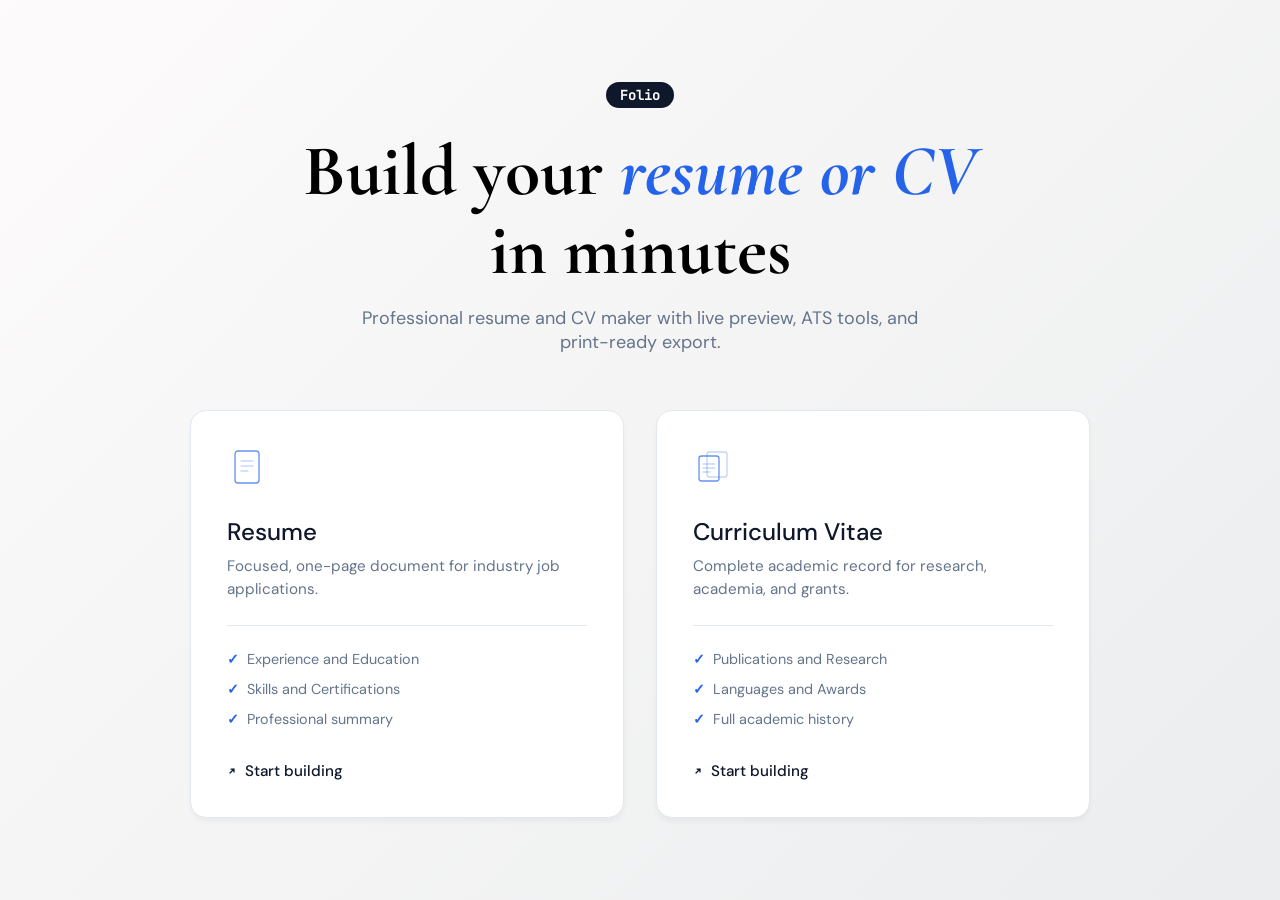
<file: index.html>
﻿<!DOCTYPE html>
<html lang="en">

<head>
    <meta charset="UTF-8">
    <meta name="viewport" content="width=device-width, initial-scale=1.0">
    <title>Folio Analyzer - Free Resume & CV Maker with ATS Match Checker</title>
    <meta name="description"
        content="Folio Analyzer is a free online resume and CV maker with ATS keyword match checking, live preview, and print-ready export. Build job-ready resumes in minutes.">
    <meta name="keywords"
        content="resume maker, cv maker, resume builder, free resume maker, ATS resume checker, curriculum vitae builder, job application resume">
    <meta name="robots" content="index, follow, max-snippet:-1, max-image-preview:large, max-video-preview:-1">
    <meta name="author" content="Folio Analyzer">
    <meta name="google-site-verification" content="FJVqexICoTxB9BNFLhaZKVsrwnPAr5ySj5ZSRzAimJw">
    <link rel="canonical" href="https://folio-analyzer.web.app/">
    <meta property="og:type" content="website">
    <meta property="og:url" content="https://folio-analyzer.web.app/">
    <meta property="og:title" content="Folio Analyzer - Free Resume & CV Maker">
    <meta property="og:description"
        content="Create ATS-friendly resumes and professional CVs with live preview, one-click export, and smart keyword match checks.">
    <meta property="og:site_name" content="Folio Analyzer">
    <meta name="twitter:card" content="summary">
    <meta name="twitter:title" content="Folio Analyzer - Free Resume & CV Maker">
    <meta name="twitter:description"
        content="Build a professional resume or CV online with ATS match insights and printable templates.">
    <meta name="theme-color" content="#111111">
    <link rel="preconnect" href="https://fonts.googleapis.com">
    <link rel="preconnect" href="https://fonts.gstatic.com" crossorigin>
    <link
        href="https://fonts.googleapis.com/css2?family=Cormorant+Garamond:ital,wght@0,300;0,400;0,500;1,300;1,400&family=DM+Sans:wght@300;400;500&family=JetBrains+Mono:wght@300;400&display=swap"
        rel="stylesheet">
    <link rel="stylesheet" href="style.css">
    <script type="application/ld+json">
        {
            "@context": "https://schema.org",
            "@type": "WebApplication",
            "name": "Folio Analyzer",
            "url": "https://folio-analyzer.web.app/",
            "applicationCategory": "BusinessApplication",
            "operatingSystem": "Web Browser",
            "description": "Free online resume and CV maker with ATS keyword match analysis, live preview, and print-ready export.",
            "offers": {
                "@type": "Offer",
                "price": "0",
                "priceCurrency": "USD"
            },
            "keywords": "resume maker, cv maker, resume builder, ATS resume checker"
        }
    </script>
</head>

<body>
    <div id="app">
        <main>
            <h1>Folio Analyzer: Free Resume and CV Maker</h1>
            <p>Create an ATS-friendly resume or academic CV with live preview, editable templates, and print-ready export.</p>
            <h2>Key Features</h2>
            <ul>
                <li>Free resume and CV builder</li>
                <li>ATS keyword match checker</li>
                <li>Live formatting preview</li>
                <li>Fast print-ready export</li>
            </ul>
        </main>
        <noscript>Folio Analyzer works best with JavaScript enabled.</noscript>
    </div>
    <script src="script.js"></script>
</body>

</html>
</file>
<file: style.css>
﻿:root {
  --bg: #f8fafc;
  --surface: #ffffff;
  --border: #e2e8f0;
  --text-main: #0f172a;
  --text-muted: #64748b;
  --primary: #0f172a;
  --primary-hover: #1e293b;
  --accent: #2563eb;
  --danger: #ef4444;
  --doc-bg: #ffffff;
  --space-xs: 6px;
  --space-sm: 12px;
  --space-md: 18px;
  --space-lg: 28px;
}

* {
  box-sizing: border-box;
  margin: 0;
  padding: 0;
}

body {
  font-family: 'DM Sans', sans-serif;
  background-color: var(--bg);
  color: var(--text-main);
  height: 100vh;
  overflow: hidden;
  -webkit-font-smoothing: antialiased;
}

#app {
  height: 100%;
}

/* --- Custom Scrollbars --- */
::-webkit-scrollbar { width: 8px; height: 8px; }
::-webkit-scrollbar-track { background: transparent; }
::-webkit-scrollbar-thumb { background: #cbd5e1; border-radius: 4px; }
::-webkit-scrollbar-thumb:hover { background: #94a3b8; }

/* --- Animations --- */
.fu {
  opacity: 0;
  animation: fadeUp 0.6s cubic-bezier(0.16, 1, 0.3, 1) forwards;
}
.fu1 { animation-delay: 0.1s; }
.fu2 { animation-delay: 0.2s; }
.fu3 { animation-delay: 0.3s; }

@keyframes fadeUp {
  from { opacity: 0; transform: translateY(24px); }
  to { opacity: 1; transform: translateY(0); }
}

.si {
  animation: fadeIn 0.4s ease-out;
}
@keyframes fadeIn {
  from { opacity: 0; }
  to { opacity: 1; }
}

/* --- Landing / Picker UI --- */
.picker {
  display: flex;
  flex-direction: column;
  align-items: center;
  justify-content: center;
  height: 100%;
  padding: 2rem;
  background: linear-gradient(135deg, #fdfbfb 0%, #ebedee 100%);
  text-align: center;
}

.picker-eye {
  font-family: 'JetBrains Mono', monospace;
  font-size: 0.875rem;
  font-weight: 700;
  padding: 0.25rem 0.85rem;
  background: var(--text-main);
  color: var(--surface);
  border-radius: 999px;
  margin-bottom: 1.5rem;
}

.picker h1 {
  font-family: 'Cormorant Garamond', serif;
  font-size: 4.5rem;
  line-height: 1.1;
  margin-bottom: 1rem;
  color: #000;
}

.picker h1 em {
  font-style: italic;
  color: var(--accent);
}

.picker-sub {
  font-size: 1.125rem;
  color: var(--text-muted);
  margin-bottom: 3.5rem;
  max-width: 600px;
}

.picker-cards {
  display: flex;
  gap: 2rem;
  max-width: 900px;
  width: 100%;
  justify-content: center;
  flex-wrap: wrap;
}

.pcard {
  flex: 1;
  min-width: 280px;
  background: var(--surface);
  border: 1px solid var(--border);
  border-radius: 1rem;
  padding: 2.25rem;
  text-align: left;
  cursor: pointer;
  transition: transform 0.2s ease, box-shadow 0.2s ease, border-color 0.2s ease;
  box-shadow: 0 4px 6px -1px rgba(0,0,0,0.05);
}

.pcard:hover {
  transform: translateY(-4px);
  box-shadow: 0 12px 30px -5px rgba(0,0,0,0.1);
  border-color: var(--accent);
}

.pcard-icon { color: var(--accent); margin-bottom: 1.5rem; }
.pcard h2 { font-size: 1.5rem; margin-bottom: 0.5rem; font-weight: 500; }
.pcard-desc { color: var(--text-muted); margin-bottom: 1.5rem; line-height: 1.5; font-size: 0.95rem; }
.pcard-features { display: flex; flex-direction: column; gap: 0.75rem; margin-bottom: 2rem; border-top: 1px solid var(--border); padding-top: 1.5rem; }
.pcard-feat { font-size: 0.9rem; display: flex; align-items: center; gap: 0.5rem; color: var(--text-muted); }
.pcard-feat::before { content: "✓"; color: var(--accent); font-weight: bold; }
.pcard-cta { display: inline-flex; align-items: center; gap: 0.5rem; font-weight: 500; color: var(--text-main); font-size: 0.95rem; transition: color 0.2s; }
.pcard:hover .pcard-cta { color: var(--accent); }

/* --- Builder App Layout --- */
.builder { display: flex; flex-direction: column; height: 100vh; }
.chrome { height: 56px; background: var(--surface); border-bottom: 1px solid var(--border); display: flex; align-items: center; justify-content: space-between; padding: 0 1.5rem; z-index: 10; flex-shrink: 0; box-shadow: 0 1px 2px rgba(0,0,0,0.02); }
.chrome-left { display: flex; align-items: center; gap: 1rem; }
.chrome-brand { font-family: 'JetBrains Mono', monospace; font-weight: bold; font-size: 1.125rem; }
.chrome-div { width: 1px; height: 20px; background: var(--border); }
.chrome-badge { font-size: 0.7rem; font-weight: 700; background: #f1f5f9; padding: 0.25rem 0.5rem; border-radius: 4px; letter-spacing: 0.05em; color: var(--text-muted); }
.chrome-note { font-size: 0.8rem; color: var(--text-muted); transition: color 0.3s; }
.chrome-note.live { color: var(--accent); }
.chrome-note.err { color: var(--danger); }
.chrome-note.warn { color: #b45309; }
.chrome-meter { width: 60px; height: 6px; background: var(--border); border-radius: 3px; overflow: hidden; margin-left: 0.5rem; }
.chrome-meter span { display: block; height: 100%; background: var(--accent); transition: width 0.3s ease; }

.chrome-actions { display: flex; align-items: center; gap: 0.5rem; }
.cbtn { display: inline-flex; align-items: center; gap: 0.4rem; background: transparent; border: 1px solid var(--border); padding: 0.4rem 0.75rem; border-radius: 6px; font-family: inherit; font-size: 0.85rem; font-weight: 500; cursor: pointer; color: var(--text-main); transition: all 0.2s cubic-bezier(0.4, 0, 0.2, 1); }
.cbtn:hover { background: var(--bg); transform: translateY(-1px); }
.cbtn:active { transform: translateY(0); }
.cbtn.warn:hover { color: var(--danger); border-color: var(--danger); background: #fef2f2; }
.cbtn.hi { background: linear-gradient(180deg, var(--primary) 0%, var(--primary-hover) 100%); color: var(--surface); border: 1px solid var(--primary-hover); box-shadow: 0 1px 3px rgba(15, 23, 42, 0.15); }
.cbtn.hi:hover { background: var(--primary-hover); box-shadow: 0 4px 6px rgba(15, 23, 42, 0.2); }
.cbtn.active { background: #e0ecff; border-color: #bfdbfe; color: #1d4ed8; }
.csel { height: 32px; border: 1px solid var(--border); border-radius: 6px; background: var(--surface); color: var(--text-main); font-size: 0.83rem; padding: 0 0.55rem; min-width: 118px; transition: all 0.2s ease; }
.csel:focus { outline: none; border-color: var(--accent); box-shadow: 0 0 0 3px rgba(37,99,235,0.15); }

/* --- Panels --- */
.panels { display: flex; flex: 1; overflow: hidden; }
.fp { width: 42%; max-width: 650px; background: var(--bg); overflow-y: auto; padding: 2rem; border-right: 1px solid var(--border); }
.pp { flex: 1; background: #e2e8f0; overflow-y: auto; display: flex; flex-direction: column; align-items: center; padding: 2rem; }

/* --- Form Elements --- */
.fsec { margin-bottom: 2rem; }
.flbl { font-size: 1.125rem; font-weight: 600; margin-bottom: 1rem; border-bottom: 1px solid var(--border); padding-bottom: 0.5rem; color: var(--primary); }
.frow { display: flex; gap: 0.75rem; margin-bottom: 0.75rem; }
.frow.t > * { flex: 1; }
.frow.h > * { flex: 1; }
.frow.o > * { flex: 1; }

input, textarea { width: 100%; font-family: 'DM Sans', sans-serif; font-size: 0.95rem; padding: 0.75rem; border: 1px solid var(--border); border-radius: 8px; outline: none; transition: all 0.2s ease; background: var(--surface); }
input:focus, textarea:focus { border-color: var(--accent); box-shadow: 0 0 0 3px rgba(37,99,235,0.15); }
textarea { resize: vertical; min-height: 80px; }

.entry { background: var(--surface); border: 1px solid var(--border); border-radius: 10px; padding: 1.25rem; margin-bottom: 1rem; box-shadow: 0 1px 3px rgba(0,0,0,0.02); transition: border-color 0.2s ease, box-shadow 0.2s ease; }
.entry:focus-within { border-color: #bfdbfe; box-shadow: 0 4px 12px rgba(37,99,235,0.06); }
.entry-hd { display: flex; justify-content: space-between; align-items: center; margin-bottom: 0.75rem; }
.entry-hd-left { display: inline-flex; align-items: center; gap: 0.45rem; min-width: 0; }
.entry-n { font-family: 'JetBrains Mono', monospace; font-size: 0.75rem; color: var(--text-muted); font-weight: bold; }
.drag-handle { display: inline-flex; align-items: center; justify-content: center; width: 20px; height: 20px; border-radius: 6px; color: #94a3b8; cursor: grab; user-select: none; }
.drag-handle:hover { color: #64748b; background: #f8fafc; }
.drag-handle:active { cursor: grabbing; }
.entry.drag-over { border-color: #93c5fd; box-shadow: 0 0 0 2px rgba(59,130,246,0.2); }
.entry.dragging { opacity: 0.6; }

.rbtn { display: inline-flex; align-items: center; gap: 0.25rem; background: transparent; border: none; color: var(--danger); font-size: 0.8rem; cursor: pointer; opacity: 0.6; transition: opacity 0.2s; }
.rbtn:hover { opacity: 1; }
.abtn { display: inline-flex; align-items: center; justify-content: center; gap: 0.5rem; width: 100%; padding: 0.75rem; border: 1.5px dashed #cbd5e1; border-radius: 8px; background: transparent; color: var(--text-muted); font-size: 0.9rem; font-weight: 500; cursor: pointer; transition: all 0.2s; }
.abtn:hover { border-color: var(--accent); color: var(--accent); background: #eff6ff; transform: translateY(-1px); }
.cert-toggle { display: inline-flex; align-items: center; gap: 0.55rem; font-size: 0.84rem; color: #475569; user-select: none; }
.cert-toggle input[type="checkbox"] { width: 16px; height: 16px; accent-color: var(--accent); cursor: pointer; }

.toolsec { background: var(--surface); border: 1px solid var(--border); border-radius: 10px; padding: 1.25rem; margin-bottom: 2rem; box-shadow: 0 1px 3px rgba(0,0,0,0.02); }
.toolsec .flbl { font-size: 0.95rem; margin-bottom: 0.6rem; border-bottom: none; padding-bottom: 0; }
.tool-note { font-size: 0.82rem; color: var(--text-muted); margin-bottom: 0.65rem; line-height: 1.5; }
.tool-actions { display: flex; flex-wrap: wrap; gap: 0.45rem; margin-top: 0.7rem; }
.tool-actions .cbtn { font-size: 0.78rem; padding: 0.35rem 0.65rem; }
.jd-status { border: 1px solid var(--border); border-radius: 8px; background: var(--surface); padding: 0.7rem; }
.jd-empty { font-size: 0.8rem; color: var(--text-muted); }
.jd-meter { height: 7px; background: #eef2ff; border-radius: 999px; overflow: hidden; margin-bottom: 0.5rem; }
.jd-meter span { display: block; height: 100%; background: linear-gradient(90deg, #2563eb, #1d4ed8); transition: width 0.25s ease; }
.jd-meta { display: flex; align-items: center; justify-content: space-between; gap: 0.5rem; font-size: 0.77rem; color: var(--text-muted); margin-bottom: 0.45rem; }
.jd-meta strong { color: var(--text-main); font-size: 0.84rem; }
.jd-missing { display: flex; flex-wrap: wrap; gap: 0.42rem; }
.jd-chip { font-size: 0.72rem; padding: 0.2rem 0.45rem; border-radius: 999px; background: #f1f5f9; border: 1px solid #dbe3ef; color: #475569; }
.jd-ok { font-size: 0.78rem; color: #166534; background: #f0fdf4; border: 1px solid #bbf7d0; border-radius: 6px; padding: 0.35rem 0.5rem; }

.ai-topsec { background: linear-gradient(160deg, #f8fafc 0%, #eef4ff 100%); border-color: #c7d9fb; }
.ai-launch { display: flex; align-items: center; justify-content: space-between; gap: 0.8rem; }
.ai-launch .flbl { margin-bottom: 0.4rem; }
.ai-launch .tool-note { margin-bottom: 0; }
.ai-launch-info { flex: 1; min-width: 0; }
.ai-launch .cbtn { flex: 0 0 auto; }
.ai-pop { position: fixed; inset: 0; z-index: 1200; background: rgba(15,23,42,0.45); display: none; padding: 1rem; }
.ai-pop.open { display: flex; align-items: flex-start; justify-content: center; }
.ai-pop-panel { width: min(1120px, 98%); max-height: calc(100vh - 2rem); overflow: auto; margin-top: 0; background: var(--bg); border: 1px solid var(--border); border-radius: 16px; box-shadow: 0 25px 50px -12px rgba(15,23,42,0.3); display: flex; flex-direction: column; }
.ai-pop-header { position: sticky; top: 0; z-index: 2; background: var(--surface); border-bottom: 1px solid var(--border); border-radius: 16px 16px 0 0; }
.ai-pop-bar { display: flex; align-items: center; justify-content: space-between; gap: 1rem; padding: 1.25rem 1.75rem 0.25rem; }
.ai-pop-bar strong { display: block; font-size: 1.1rem; color: var(--text-main); font-weight: 600; margin-bottom: 0.15rem; }
.ai-pop-bar-sub { font-size: 0.82rem; color: var(--text-muted); }
.ai-tabs { display: flex; gap: 1.5rem; padding: 0 1.75rem; }
.ai-tab-btn { background: transparent; border: none; font-family: inherit; font-size: 0.95rem; font-weight: 500; color: var(--text-muted); padding: 0.75rem 0; cursor: pointer; border-bottom: 2px solid transparent; transition: color 0.2s, border-color 0.2s; }
.ai-tab-btn:hover { color: var(--text-main); }
.ai-tab-btn.active { color: var(--accent); border-bottom-color: var(--accent); }
.ai-tab-pane { display: none; }
.ai-tab-pane.active { display: block; animation: fadeIn 0.3s ease; }
.ai-close-btn { width: 34px; height: 34px; padding: 0; display: inline-flex; justify-content: center; align-items: center; border-radius: 8px; border: 1px solid transparent; background: transparent; color: var(--text-muted); }
.ai-close-btn:hover { background: #f1f5f9; color: var(--danger); border-color: #e2e8f0; }
.ai-pop-body { padding: 1.5rem; }
.ai-topsec { margin: 0; background: var(--surface); border: 1px solid var(--border); border-radius: 14px; padding: 1.25rem 1.5rem; box-shadow: 0 4px 6px -1px rgba(0,0,0,0.02); }
.ai-mainsec, .ai-qualitysec { background: transparent; border-color: transparent; }
.ai-analyzer-grid { display: grid; grid-template-columns: 1fr; gap: 1.25rem; }
.ai-pane { border: 1px solid var(--border); border-radius: 12px; background: var(--surface); padding: 1.25rem; box-shadow: 0 2px 4px rgba(0,0,0,0.02); }
.ai-local-pane .ai-subhead { margin-bottom: 0.85rem; font-size: 0.95rem; font-weight: 600; text-transform: none; letter-spacing: normal; color: var(--text-main); }
.ai-remote-pane .ai-subhead { margin-bottom: 0.85rem; font-size: 0.95rem; font-weight: 600; text-transform: none; letter-spacing: normal; color: var(--text-main); }
.ai-model-row .csel { width: 100%; min-width: 0; }
.ai-remote-pane .ai-remote-wrap { margin-top: 0; border-top: none; padding-top: 0; }
.ai-top-head { display: flex; align-items: center; justify-content: space-between; gap: 1rem; margin-bottom: 1.25rem; }
.ai-top-head h3 { margin: 0; font-size: 1.05rem; color: var(--text-main); font-weight: 600; text-transform: none; letter-spacing: normal; }
.ai-top-head p { margin: 0.25rem 0 0; font-size: 0.85rem; color: var(--text-muted); }
.ai-top-count { font-size: 0.75rem; font-weight: 600; color: var(--accent); background: #eff6ff; border: 1px solid #bfdbfe; border-radius: 999px; padding: 0.25rem 0.65rem; }
.ai-top-metrics { display: grid; grid-template-columns: repeat(4, minmax(0, 1fr)); gap: 1rem; margin-bottom: 1.25rem; }
.ai-top-card { border: 1px solid var(--border); border-radius: 10px; background: #f8fafc; padding: 0.85rem 1rem; display: flex; flex-direction: column; gap: 0.25rem; box-shadow: inset 0 1px 2px rgba(255,255,255,0.8); }
.ai-top-card span { display: block; font-size: 0.75rem; color: var(--text-muted); font-weight: 500; }
.ai-top-card strong { font-size: 1.4rem; color: var(--text-main); font-weight: 700; line-height: 1; }
.ai-top-list { display: grid; grid-template-columns: repeat(auto-fill, minmax(320px, 1fr)); gap: 0.85rem; }
.ai-top-task { display: flex; align-items: flex-start; gap: 0.75rem; border: 1px solid var(--border); border-radius: 10px; background: var(--surface); padding: 0.85rem; box-shadow: 0 1px 3px rgba(0,0,0,0.02); transition: transform 0.2s, box-shadow 0.2s; }
.ai-top-task:hover { transform: translateY(-2px); box-shadow: 0 6px 12px -2px rgba(0,0,0,0.05); }
.ai-top-task strong { display: block; font-size: 0.85rem; color: var(--text-main); line-height: 1.45; margin-bottom: 0.2rem; }
.ai-top-task small { font-size: 0.75rem; color: var(--text-muted); font-weight: 500; }
.ai-top-dot { width: 10px; height: 10px; border-radius: 999px; margin-top: 0.3rem; flex: 0 0 auto; }
.ai-top-task.high { border-color: #fecaca; background: #fef2f2; }
.ai-top-task.high .ai-top-dot { background: #ef4444; box-shadow: 0 0 0 3px #fee2e2; }
.ai-top-task.med { border-color: #fde68a; background: #fffbeb; }
.ai-top-task.med .ai-top-dot { background: #f59e0b; box-shadow: 0 0 0 3px #fef3c7; }
.ai-top-task.low { border-color: #bfdbfe; background: #eff6ff; }
.ai-top-task.low .ai-top-dot { background: #3b82f6; box-shadow: 0 0 0 3px #dbeafe; }
.ai-top-empty { border: 1px dashed #cbd5e1; border-radius: 7px; background: #ffffff; padding: 0.48rem 0.55rem; font-size: 0.74rem; color: #64748b; line-height: 1.35; }

.ai-status { margin-top: 0.5rem; background: transparent; }
.ai-empty { font-size: 0.8rem; color: var(--text-muted); }
.ai-head { display: flex; align-items: baseline; justify-content: space-between; margin-bottom: 0.5rem; }
.ai-head strong { font-size: 0.96rem; color: var(--text-main); }
.ai-head span { font-size: 0.75rem; color: var(--text-muted); text-transform: uppercase; letter-spacing: 0.05em; }
.ai-breakdown { display: grid; gap: 0.4rem; }
.ai-row { display: grid; grid-template-columns: 52px 1fr 26px; align-items: center; gap: 0.45rem; }
.ai-row label { font-size: 0.72rem; color: #475569; }
.ai-row b { font-size: 0.72rem; color: #1e293b; text-align: right; }
.ai-meter { height: 7px; background: #e2e8f0; border-radius: 999px; overflow: hidden; }
.ai-meter span { display: block; height: 100%; background: linear-gradient(90deg, #0ea5e9, #2563eb); transition: width 0.25s ease; }
.ai-keys { display: flex; flex-wrap: wrap; gap: 0.4rem; margin-top: 0.55rem; }
.ai-key { font-size: 0.72rem; padding: 0.2rem 0.5rem; border-radius: 999px; background: #fff7ed; border: 1px solid #fdba74; color: #9a3412; }
.ai-ok { margin-top: 0.55rem; font-size: 0.76rem; color: #166534; background: #f0fdf4; border: 1px solid #bbf7d0; border-radius: 6px; padding: 0.35rem 0.5rem; }
.ai-insights { display: flex; flex-direction: column; gap: 0.6rem; margin-top: 0.85rem; }
.ai-item { border: 1px solid #e2e8f0; border-radius: 8px; padding: 0.65rem; background: #f8fafc; }
.ai-item strong { display: block; font-size: 0.74rem; color: #0f172a; margin-bottom: 0.12rem; }
.ai-item p { margin: 0; font-size: 0.73rem; color: #475569; line-height: 1.35; }
.ai-item.fix { border-color: #fecaca; background: #fef2f2; }
.ai-item.tip { border-color: #fde68a; background: #fffbeb; }
.ai-item.good { border-color: #bbf7d0; background: #f0fdf4; }
.ai-rewrite { margin-top: 0.85rem; border: 1px solid #cbd5e1; border-radius: 8px; background: #f8fafc; padding: 0.75rem; }
.ai-rh { font-size: 0.76rem; font-weight: 600; color: var(--text-main); margin-bottom: 0.4rem; }
.ai-rewrite p { margin: 0; font-size: 0.75rem; color: #334155; line-height: 1.45; }
.ai-rline { display: flex; flex-direction: column; gap: 0.18rem; margin-bottom: 0.45rem; }
.ai-rline:last-child { margin-bottom: 0; }
.ai-from { font-size: 0.7rem; color: #64748b; }
.ai-to { font-size: 0.75rem; color: #0f172a; }

.ai-remote-wrap { margin-top: 0.72rem; border-top: 1px dashed #dbe3ef; padding-top: 0.7rem; }
.ai-subhead { font-size: 0.78rem; font-weight: 700; color: #1e293b; text-transform: uppercase; letter-spacing: 0.05em; margin-bottom: 0.45rem; }
.frow.t > .ai-run-btn { flex: 0 0 auto; min-width: 120px; justify-content: center; }
.ai-run-btn:disabled { opacity: 0.65; cursor: not-allowed; }
.ai-remote-status { margin-top: -0.35rem; margin-bottom: 0.5rem; min-height: 1rem; font-size: 0.74rem; color: #334155; }
.ai-remote-status.err { color: #b91c1c; }
.ai-remote-status.run { color: #1d4ed8; }
.ai-remote-result { border: 1px solid var(--border); border-radius: 7px; background: #f8fafc; padding: 0.55rem; }
.ai-remote-empty { font-size: 0.76rem; color: var(--text-muted); line-height: 1.4; }
.ai-remote-card { display: flex; flex-direction: column; gap: 0.55rem; }
.ai-remote-score { font-size: 0.78rem; color: #1e293b; }
.ai-remote-score strong { font-size: 0.85rem; }
.ai-remote-block h4 { font-size: 0.71rem; text-transform: uppercase; letter-spacing: 0.05em; color: #334155; margin: 0 0 0.22rem; }
.ai-remote-block ul { margin: 0; padding-left: 1.1rem; display: grid; gap: 0.22rem; }
.ai-remote-block li { font-size: 0.74rem; color: #334155; line-height: 1.35; }
.ai-remote-keys { display: flex; flex-wrap: wrap; gap: 0.38rem; }

.quality-status { border: 1px solid var(--border); border-radius: 12px; background: var(--surface); padding: 1.25rem; box-shadow: 0 2px 4px rgba(0,0,0,0.02); }
.quality-empty { font-size: 0.8rem; color: var(--text-muted); }
.quality-head { display: flex; align-items: baseline; justify-content: space-between; margin-bottom: 0.55rem; }
.quality-head strong { font-size: 1.15rem; color: var(--text-main); }
.quality-head span { font-size: 0.8rem; color: var(--accent); font-weight: 600; }
.quality-meter { height: 7px; background: #e2e8f0; border-radius: 999px; overflow: hidden; margin-bottom: 0.85rem; }
.quality-meter span { display: block; height: 100%; background: linear-gradient(90deg, #0ea5e9, #2563eb); transition: width 0.25s ease; }
.quality-list { display: flex; flex-direction: column; gap: 0.65rem; }
.quality-item { display: flex; align-items: flex-start; gap: 0.55rem; font-size: 0.82rem; color: var(--text-main); line-height: 1.45; }
.quality-pill { min-width: 58px; display: inline-flex; justify-content: center; font-size: 0.67rem; font-weight: 700; border-radius: 999px; padding: 0.16rem 0.4rem; letter-spacing: 0.04em; text-transform: uppercase; border: 1px solid transparent; }
.quality-item p { margin: 0; color: #475569; }
.quality-item.fix .quality-pill { color: #991b1b; background: #fef2f2; border-color: #fecaca; }
.quality-item.tip .quality-pill { color: #92400e; background: #fffbeb; border-color: #fde68a; }
.quality-item.good .quality-pill { color: #166534; background: #f0fdf4; border-color: #bbf7d0; }

.slot-status { border: 1px solid var(--border); border-radius: 8px; background: var(--surface); padding: 0.65rem; }
.slot-grid { display: grid; grid-template-columns: repeat(3, minmax(0, 1fr)); gap: 0.45rem; }
.slot-chip { display: flex; flex-direction: column; align-items: flex-start; gap: 0.18rem; border: 1px solid var(--border); border-radius: 7px; background: #f8fafc; color: var(--text-main); padding: 0.5rem 0.55rem; cursor: pointer; text-align: left; transition: all 0.2s; }
.slot-chip span { font-size: 0.77rem; font-weight: 600; }
.slot-chip small { font-size: 0.67rem; color: var(--text-muted); line-height: 1.2; }
.slot-chip:hover { border-color: #bfdbfe; background: #eff6ff; }
.slot-chip.active { border-color: #2563eb; background: #eff6ff; box-shadow: inset 0 0 0 1px rgba(37,99,235,0.14); }
.slot-active { margin-top: 0.52rem; font-size: 0.73rem; color: var(--text-muted); }

.share-meta { margin-top: -0.45rem; margin-bottom: 0.2rem; font-size: 0.72rem; color: var(--text-muted); }
.share-meta.warn { color: #92400e; }
.share-status { margin-top: 0.5rem; min-height: 1rem; font-size: 0.74rem; color: #166534; }
.share-status.err { color: var(--danger); }

/* --- Live Preview Sheet (The Document) --- */
.doc-wrap { width: 100%; display: flex; justify-content: center; }
.doc-sheet { width: 210mm; min-height: 297mm; background: var(--doc-bg); box-shadow: 0 20px 40px -10px rgba(0,0,0,0.1), 0 10px 15px -5px rgba(0,0,0,0.04); margin-bottom: 2rem; border-radius: 2px; }
.doc { padding: 45px 50px; font-family: 'DM Sans', sans-serif; line-height: 1.6; font-size: 14px; color: #334155; }
.doc-empty { height: 100%; display: flex; align-items: center; justify-content: center; text-align: center; color: #94a3b8; font-style: italic; min-height: 50vh; }

.doc-name { font-family: 'Cormorant Garamond', serif; font-size: 38px; font-weight: 400; color: #0f172a; line-height: 1.1; letter-spacing: 0.4px; }
.doc-ph { color: #cbd5e1; }
.doc-title { font-size: 16px; color: #475569; margin-top: 4px; font-weight: 500; }
.doc-contacts { display: grid; gap: var(--space-xs); margin-top: var(--space-sm); font-size: 13px; color: #64748b; max-width: 92%; }
.doc-contacts-row { display: flex; flex-wrap: wrap; gap: 8px 14px; }
.doc-c { display: inline-block; }
.doc a { color: #2563eb; text-decoration: underline; text-underline-offset: 2px; }
.doc a:visited { color: #2563eb; }
.doc-c-link, .doc-c-link:visited { color: inherit; text-decoration: none; border-bottom: 1px solid transparent; }
.doc-c-link:hover { color: #2563eb; border-bottom-color: #93c5fd; }
.doc-contacts-row .doc-c:not(:last-child)::after { content: "•"; margin-left: 10px; color: #cbd5e1; }
.doc-hr { height: 1px; background: #e2e8f0; margin: 20px 0; border: none; }
.doc-sum { font-size: 14px; margin-top: 10px; margin-bottom: var(--space-lg); text-align: justify; line-height: 1.6; }

.doc-sec { margin-bottom: 22px; }
.doc-sh { font-size: 12px; font-weight: 700; text-transform: uppercase; letter-spacing: 0.08em; color: #0f172a; margin-bottom: var(--space-sm); border-bottom: 1.5px solid #e2e8f0; padding-bottom: var(--space-xs); }
.doc-item { margin-bottom: var(--space-md); }
.doc-item:last-child { margin-bottom: 0; }
.doc-row { display: grid; grid-template-columns: 1fr auto; align-items: baseline; column-gap: var(--space-sm); margin-bottom: 2px; }
.doc-it { font-weight: 600; color: #0f172a; font-size: 15px; }
.doc-dt { font-size: 13px; color: #64748b; font-family: 'JetBrains Mono', monospace; min-width: 90px; text-align: right; justify-self: end; }
.doc-sub { font-size: 14px; color: #475569; font-weight: 500; margin-bottom: 4px; }
.doc-body { font-size: 13.5px; color: #475569; text-align: justify; margin-top: 4px; line-height: 1.5; }
.doc-bul { margin-top: 6px; padding-left: 20px; font-size: 13.5px; color: #475569; }
.doc-bul li { margin-bottom: 6px; }
.doc-plain-list { margin-top: 4px; }
.doc-badge { display: inline-block; font-size: 11px; font-weight: 600; color: #0f5132; background: #ecfdf3; border: 1px solid #bbf7d0; border-radius: 999px; padding: 2px 8px; }

.doc-tags { display: flex; flex-wrap: wrap; gap: 10px; margin-top: 4px; }
.doc-tag { font-size: 12px; background: #e2e8f0; color: #334155; padding: 5px 10px; border-radius: 4px; font-weight: 500; }
.doc-langs { display: grid; grid-template-columns: repeat(auto-fill, minmax(150px, 1fr)); gap: 8px; }
.doc-lang { font-size: 14px; color: #0f172a; }
.doc-lang span { color: #64748b; font-style: italic; }

/* --- Template Presets --- */
.doc-sheet.tpl-modern .doc { font-size: 13.6px; }
.doc-sheet.tpl-modern .doc-name { font-family: 'DM Sans', sans-serif; font-size: 34px; letter-spacing: 0; font-weight: 700; }
.doc-sheet.tpl-modern .doc-sh { color: #1d4ed8; border-bottom-color: #bfdbfe; }
.doc-sheet.tpl-modern .doc-tag { background: #dbeafe; color: #1e3a8a; border-radius: 999px; }

.doc-sheet.tpl-academic .doc { font-size: 13.2px; line-height: 1.55; }
.doc-sheet.tpl-academic .doc-name { font-size: 35px; letter-spacing: 0.2px; }
.doc-sheet.tpl-academic .doc-sh { letter-spacing: 0.11em; border-bottom: 1px solid #cbd5e1; }
.doc-sheet.tpl-academic .doc-tag { background: transparent; border: 1px solid #cbd5e1; }

/* --- ATS Mode --- */
.doc-sheet.ats-mode .doc { font-family: Arial, sans-serif; font-size: 12.4px; line-height: 1.45; color: #111827; }
.doc-sheet.ats-mode .doc-name { font-family: Arial, sans-serif; font-size: 29px; letter-spacing: 0; font-weight: 700; }
.doc-sheet.ats-mode .doc-title { color: #334155; }
.doc-sheet.ats-mode .doc-sh { border-bottom: 1px solid #d1d5db; letter-spacing: 0.06em; font-size: 11px; }
.doc-sheet.ats-mode .doc-tag { background: transparent; border: none; border-radius: 0; padding: 0; margin-right: 6px; }
.doc-sheet.ats-mode .doc-tag::after { content: ","; margin-left: 2px; }
.doc-sheet.ats-mode .doc-tag:last-child::after { content: ""; }
.doc-sheet.ats-mode .doc-sub,
.doc-sheet.ats-mode .doc-body,
.doc-sheet.ats-mode .doc-dt { color: #374151; }

/* --- Mobile Handling --- */
.mobile-switch { display: none; }

@media (max-width: 768px) {
  .picker h1 { font-size: 2.75rem; }
  .chrome-actions .desk { display: none; }
  .chrome { padding: 0 1rem; }
  .csel { min-width: 105px; }
  .mobile-switch { display: flex; border-bottom: 1px solid var(--border); background: var(--surface); flex-shrink: 0; }
  .msbtn { flex: 1; padding: 0.75rem; border: none; background: transparent; font-weight: 500; cursor: pointer; color: var(--text-muted); border-bottom: 2px solid transparent; transition: all 0.2s; }
  .msbtn.on { color: var(--accent); border-bottom-color: var(--accent); }
  
  .panels { flex-direction: column; }
  .panels.view-form .pp { display: none; }
  .panels.view-preview .fp { display: none; }
  
  .fp { width: 100%; max-width: none; padding: 1.25rem; border-right: none; }
  .pp { padding: 1.25rem; }
  .doc-sheet { width: 100%; min-height: auto; margin-bottom: 1rem; }
  .doc { padding: 25px; }
  .ai-launch { flex-direction: column; align-items: stretch; }
  .ai-launch .cbtn { width: 100%; justify-content: center; }
  .ai-pop { padding: 0.5rem; }
  .ai-pop-panel { width: 100%; max-height: calc(100vh - 1rem); margin-top: 0; border-radius: 12px; }
  .ai-pop-header { border-radius: 12px 12px 0 0; }
  .ai-pop-bar { padding: 1rem 1rem 0.25rem; }
  .ai-tabs { padding: 0 1rem; gap: 1rem; }
  .ai-pop-body { padding: 1rem; }
  .ai-topsec, .ai-pane, .quality-status { padding: 1rem; }
  .ai-analyzer-grid { grid-template-columns: 1fr; }
  .ai-top-metrics { grid-template-columns: repeat(2, minmax(0, 1fr)); }
  .ai-top-list { grid-template-columns: 1fr; }
  .tool-actions .cbtn { flex: 1 1 calc(50% - 0.45rem); justify-content: center; }
  .slot-grid { grid-template-columns: 1fr; }
  
  .frow { flex-direction: column; gap: 0.75rem; }
}

@media (min-width: 940px) {
  .ai-analyzer-grid { grid-template-columns: minmax(0, 1fr) minmax(0, 1fr); }
}

/* --- Native PDF / Print Export --- */
@media print {
  @page { size: A4; margin: 0; }
  *, *::before, *::after { animation: none !important; transition: none !important; }
  .fu, .fu1, .fu2, .fu3, .si { opacity: 1 !important; transform: none !important; }
  body, #app, .builder, .panels { display: block; height: auto; overflow: visible; background: transparent !important; }
  .ai-pop { display: none !important; }
  .chrome, .mobile-switch, .fp { display: none !important; }
  .panels .pp, .panels.view-form .pp, .panels.view-preview .pp { display: block !important; }
  .pp { padding: 0; background: transparent; flex: none; overflow: visible; }
  .doc-wrap { display: block; width: 100%; }
  .doc-sheet { width: 100%; margin: 0; box-shadow: none; border: none; min-height: 0; }
  .doc { padding: 15mm 20mm; }
  
  /* Ensure tags and background colors print correctly */
  .doc-tag, .doc-sh { -webkit-print-color-adjust: exact; print-color-adjust: exact; }
}
</file>
